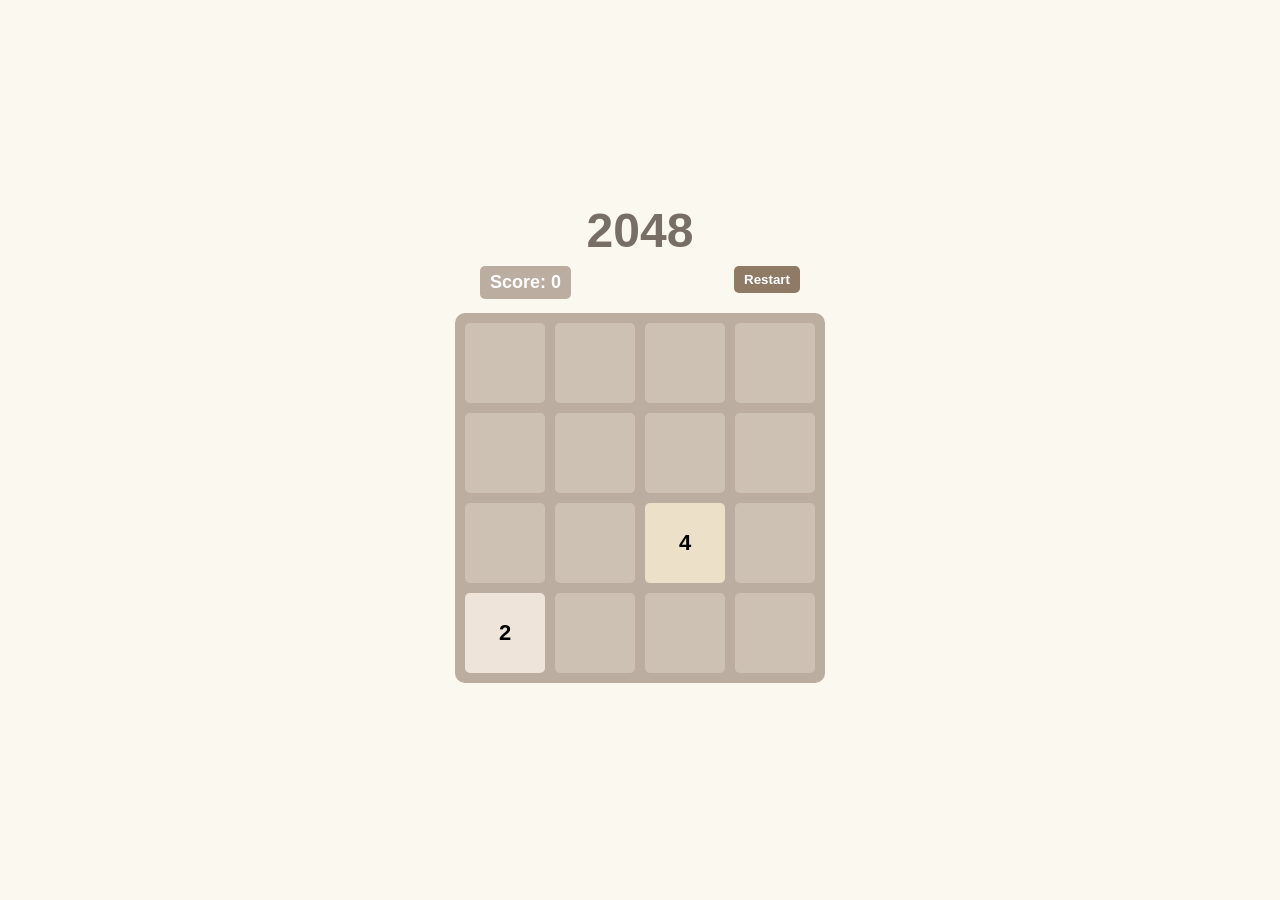
<file: gaming/2048-game/index.html>
<!DOCTYPE html>
<html lang="en">
<head>
  <meta charset="utf-8" />
  <meta name="viewport" content="width=device-width,initial-scale=1" />
  <title>2048 — Minimal</title>
  <link rel="stylesheet" href="style.css" />
</head>
<body>
  <h1>2048</h1>
<div id="score-container">
  <div id="score-board">
    <span>Score:</span> <span id="score">0</span>
  </div>
  <button id="restart-btn">Restart</button>
</div>
  <div id="game-container" aria-label="2048 game board"></div>

  <script src="script.js"></script>
  
</body>
</html>
</file>
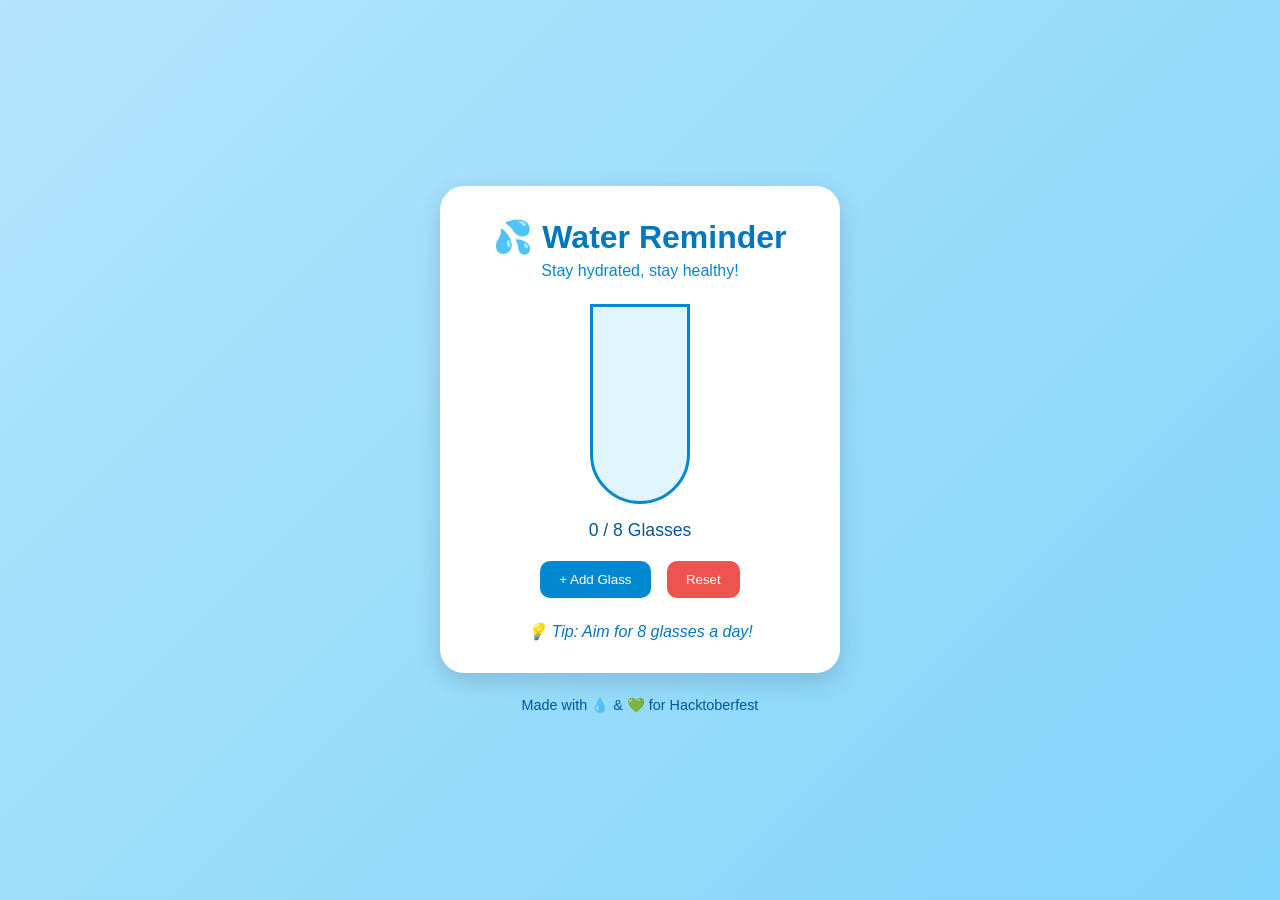
<file: web/waterreminder/index.html>
<!DOCTYPE html>
<html lang="en">
<head>
  <meta charset="UTF-8" />
  <meta name="viewport" content="width=device-width, initial-scale=1.0" />
  <title>Water Reminder 💧</title>
  <link rel="stylesheet" href="style.css" />
</head>
<body>
  <div class="container">
    <h1>💦 Water Reminder</h1>
    <p class="subtitle">Stay hydrated, stay healthy!</p>

    <div class="glass-container">
      <div class="glass">
        <div id="waterLevel" class="water-level"></div>
      </div>
      <p id="waterText">0 / 8 Glasses</p>
    </div>

    <div class="buttons">
      <button id="addGlass">+ Add Glass</button>
      <button id="reset">Reset</button>
    </div>

    <p class="tip">💡 Tip: Aim for 8 glasses a day!</p>
  </div>

  <footer>Made with 💧 & 💚 for Hacktoberfest</footer>

  <script src="script.js"></script>
</body>
</html>
</file>
<file: gaming/2048-game/style.css>
:root{
  --size:80px;
  --gap:10px;
  --bg:#faf8ef;
  --board:#bbada0;
  --cell:#cdc1b4;
  font-size:16px;
}

*{box-sizing:border-box}
body{
  font-family: Arial, Helvetica, sans-serif;
  background: var(--bg);
  margin:0;
  min-height:100vh;
  display:flex;
  flex-direction:column;
  align-items:center;
  justify-content:center;
  gap:12px;
}

h1{margin:0 0 6px 0;
    font-weight:700;
    font-size:48px;
    color:#776e65;
}

#game-container{
  display:grid;
  grid-template-columns: repeat(4, var(--size));
  grid-template-rows: repeat(4, var(--size));
  gap: var(--gap);
  background: var(--board);
  padding: var(--gap);
  border-radius: 10px;
}
h1 {
  top: -15px; /* moves 2048 title slightly up */
  position: relative;
}

#score-container {
  position: relative;
  width: fit-content;
  margin-bottom: 10px;
}

#score-board {
  position: absolute;
  top: -25px;
  left: -160px;
  background: #bbada0;
  color: #fff;
  padding: 6px 10px;
  border-radius: 5px;
  font-weight: bold;
  font-size: 18px;
}

#restart-btn {
  position: absolute;
  top: -25px;
  right: -160px;
  background: #8f7a66;
  color: #fff;
  border: none;
  padding: 6px 10px;
  border-radius: 5px;
  font-weight: bold;
  cursor: pointer;
}

#restart-btn:hover {
  background: #9f8675;
}



.cell{
  width: var(--size);
  height: var(--size);
  background: var(--cell);
  display:flex;
  align-items:center;
  justify-content:center;
  font-weight:700;
  font-size:22px;
  border-radius:5px;
  user-select:none;
}

.cell[data-value="2"]{background:#eee4da}
.cell[data-value="4"]{background:#ede0c8}
.cell[data-value="8"]{background:#f2b179;color:#fff}
.cell[data-value="16"]{background:#f59563;color:#fff}
.cell[data-value="32"]{background:#f67c5f;color:#fff}
.cell[data-value="64"]{background:#f65e3b;color:#fff}
.cell[data-value="128"]{background:#edcf72;color:#fff}
.cell[data-value="256"]{background:#edcc61;color:#fff}
.cell[data-value="512"]{background:#edc850;color:#fff}
.cell[data-value="1024"]{background:#edc53f;color:#fff}
.cell[data-value="2048"]{background:#edc22e;color:#fff}
</file>
<file: web/waterreminder/style.css>
* {
  margin: 0;
  padding: 0;
  box-sizing: border-box;
  font-family: 'Poppins', sans-serif;
}

body {
  background: linear-gradient(135deg, #b3e5fc, #81d4fa);
  height: 100vh;
  display: flex;
  flex-direction: column;
  align-items: center;
  justify-content: center;
}

.container {
  background: #ffffff;
  padding: 2rem;
  border-radius: 1.5rem;
  text-align: center;
  box-shadow: 0 8px 25px rgba(0, 0, 0, 0.15);
  width: 90%;
  max-width: 400px;
  animation: fadeIn 1s ease;
}

h1 {
  color: #0277bd;
  margin-bottom: 0.4rem;
}

.subtitle {
  color: #0288d1;
  margin-bottom: 1.5rem;
}

.glass-container {
  display: flex;
  flex-direction: column;
  align-items: center;
  margin-bottom: 1.2rem;
}

.glass {
  width: 100px;
  height: 200px;
  border: 3px solid #0288d1;
  border-radius: 0 0 50px 50px;
  overflow: hidden;
  position: relative;
  background-color: #e1f5fe;
}

.water-level {
  position: absolute;
  bottom: 0;
  width: 100%;
  height: 0%;
  background: linear-gradient(to top, #0288d1, #4fc3f7);
  transition: height 0.6s ease;
}

#waterText {
  margin-top: 1rem;
  font-size: 1.1rem;
  color: #01579b;
}

.buttons {
  display: flex;
  justify-content: center;
  gap: 1rem;
}

button {
  background: #0288d1;
  color: #fff;
  border: none;
  padding: 0.7rem 1.2rem;
  border-radius: 10px;
  cursor: pointer;
  transition: background 0.3s;
}

button:hover {
  background: #01579b;
}

#reset {
  background: #ef5350;
}

#reset:hover {
  background: #c62828;
}

.tip {
  margin-top: 1.5rem;
  color: #0277bd;
  font-style: italic;
}

footer {
  margin-top: 1.5rem;
  color: #01579b;
  font-size: 0.9rem;
}

@keyframes fadeIn {
  from {
    opacity: 0;
    transform: translateY(15px);
  }
  to {
    opacity: 1;
    transform: translateY(0);
  }
}
</file>
